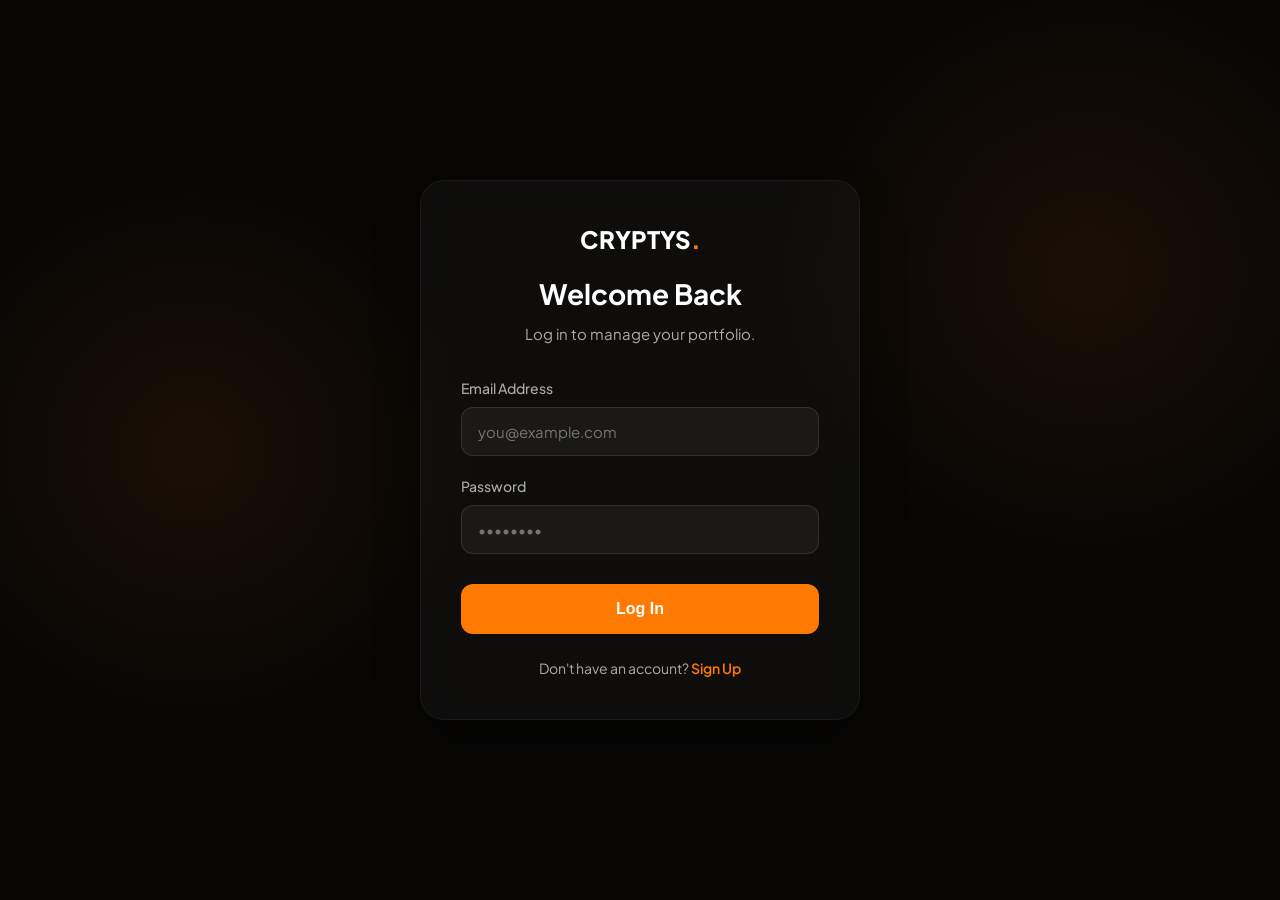
<file: client/login.html>
<!DOCTYPE html>
<html lang="en">
<head>
  <meta charset="UTF-8">
  <meta name="viewport" content="width=device-width, initial-scale=1.0">
  <title>CRYPTYS | Log In</title>
  <link href="https://fonts.googleapis.com/css2?family=Plus+Jakarta+Sans:wght@400;500;600;700;800&display=swap" rel="stylesheet">
  <link rel="stylesheet" href="style.css">
  <style>
    body {
      display: flex;
      align-items: center;
      justify-content: center;
      min-height: 100vh;
      background-color: var(--clr-bg-dark);
      background-image: 
        radial-gradient(circle at 15% 50%, rgba(255, 122, 0, 0.08), transparent 25%),
        radial-gradient(circle at 85% 30%, rgba(255, 122, 0, 0.08), transparent 25%);
    }
    .auth-container {
      width: 100%;
      max-width: 440px;
      padding: 40px;
      background: rgba(255, 255, 255, 0.03);
      border: 1px solid rgba(255, 255, 255, 0.05);
      border-radius: 24px;
      backdrop-filter: blur(20px);
      box-shadow: 0 25px 50px -12px rgba(0, 0, 0, 0.5);
    }
    .auth-header {
      text-align: center;
      margin-bottom: 32px;
    }
    .auth-logo {
      font-size: 24px;
      font-weight: 800;
      color: var(--clr-white);
      text-decoration: none;
      display: inline-block;
      margin-bottom: 16px;
    }
    .auth-logo span { color: var(--clr-accent-orange); }
    .auth-title {
      font-size: 28px;
      margin-bottom: 8px;
      color: var(--clr-text-primary);
    }
    .auth-subtitle {
      color: var(--clr-text-secondary);
      font-size: 15px;
    }
    .form-group {
      margin-bottom: 20px;
    }
    .form-label {
      display: block;
      margin-bottom: 8px;
      font-size: 14px;
      font-weight: 500;
      color: var(--clr-text-secondary);
    }
    .form-input {
      width: 100%;
      padding: 14px 16px;
      background: rgba(255, 255, 255, 0.05);
      border: 1px solid rgba(255, 255, 255, 0.1);
      border-radius: 12px;
      color: var(--clr-white);
      font-family: inherit;
      font-size: 15px;
      transition: border-color 0.3s, background 0.3s;
      box-sizing: border-box;
    }
    .form-input:focus {
      outline: none;
      border-color: var(--clr-accent-orange);
      background: rgba(255, 255, 255, 0.08);
    }
    .btn-submit {
      width: 100%;
      padding: 16px;
      background: var(--clr-accent-orange);
      color: var(--clr-white);
      border: none;
      border-radius: 12px;
      font-size: 16px;
      font-weight: 700;
      cursor: pointer;
      margin-top: 10px;
      transition: background 0.3s;
    }
    .btn-submit:hover {
      background: #e66000;
    }
    .btn-submit:disabled {
      background: #555;
      cursor: not-allowed;
    }
    .auth-footer {
      text-align: center;
      margin-top: 24px;
      font-size: 14px;
      color: var(--clr-text-secondary);
    }
    .auth-footer a {
      color: var(--clr-accent-orange);
      text-decoration: none;
      font-weight: 600;
    }
    .auth-footer a:hover { text-decoration: underline; }
    
    #error-msg {
      display: none;
      background: rgba(239, 68, 68, 0.1);
      color: #f87171;
      padding: 12px;
      border-radius: 8px;
      border: 1px solid rgba(239, 68, 68, 0.2);
      font-size: 14px;
      margin-bottom: 20px;
      text-align: center;
    }
  </style>
</head>
<body>

  <div class="auth-container">
    <div class="auth-header">
      <a href="index.html" class="auth-logo">CRYPTYS<span>.</span></a>
      <h1 class="auth-title">Welcome Back</h1>
      <p class="auth-subtitle">Log in to manage your portfolio.</p>
    </div>

    <div id="error-msg"></div>

    <form id="login-form">
      <div class="form-group">
        <label class="form-label">Email Address</label>
        <input type="email" id="email" class="form-input" placeholder="you@example.com" required>
      </div>
      
      <div class="form-group">
        <label class="form-label">Password</label>
        <input type="password" id="password" class="form-input" placeholder="••••••••" required>
      </div>
      
      <button type="submit" class="btn-submit" id="btn-submit">Log In</button>
    </form>

    <div class="auth-footer">
      Don't have an account? <a href="register.html">Sign Up</a>
    </div>
  </div>

  <script>
    document.getElementById('login-form').addEventListener('submit', async (e) => {
      e.preventDefault();
      
      const email = document.getElementById('email').value;
      const password = document.getElementById('password').value;
      const btn = document.getElementById('btn-submit');
      const errorBox = document.getElementById('error-msg');
      
      btn.disabled = true;
      btn.textContent = 'Logging in...';
      errorBox.style.display = 'none';

      try {
        const response = await fetch('../server/auth.php', {
          method: 'POST',
          headers: { 'Content-Type': 'application/json' },
          body: JSON.stringify({
            action: 'login',
            email: email,
            password: password
          })
        });

        const data = await response.json();
        
        if (data.success) {
          // Redirect to dashboard on successful login
          window.location.href = 'dashboard.html';
        } else {
          errorBox.textContent = data.message;
          errorBox.style.display = 'block';
          btn.disabled = false;
          btn.textContent = 'Log In';
        }
      } catch (err) {
        errorBox.textContent = 'Network error. Could not connect to server.';
        errorBox.style.display = 'block';
        btn.disabled = false;
        btn.textContent = 'Log In';
      }
    });
  </script>
</body>
</html>
</file>
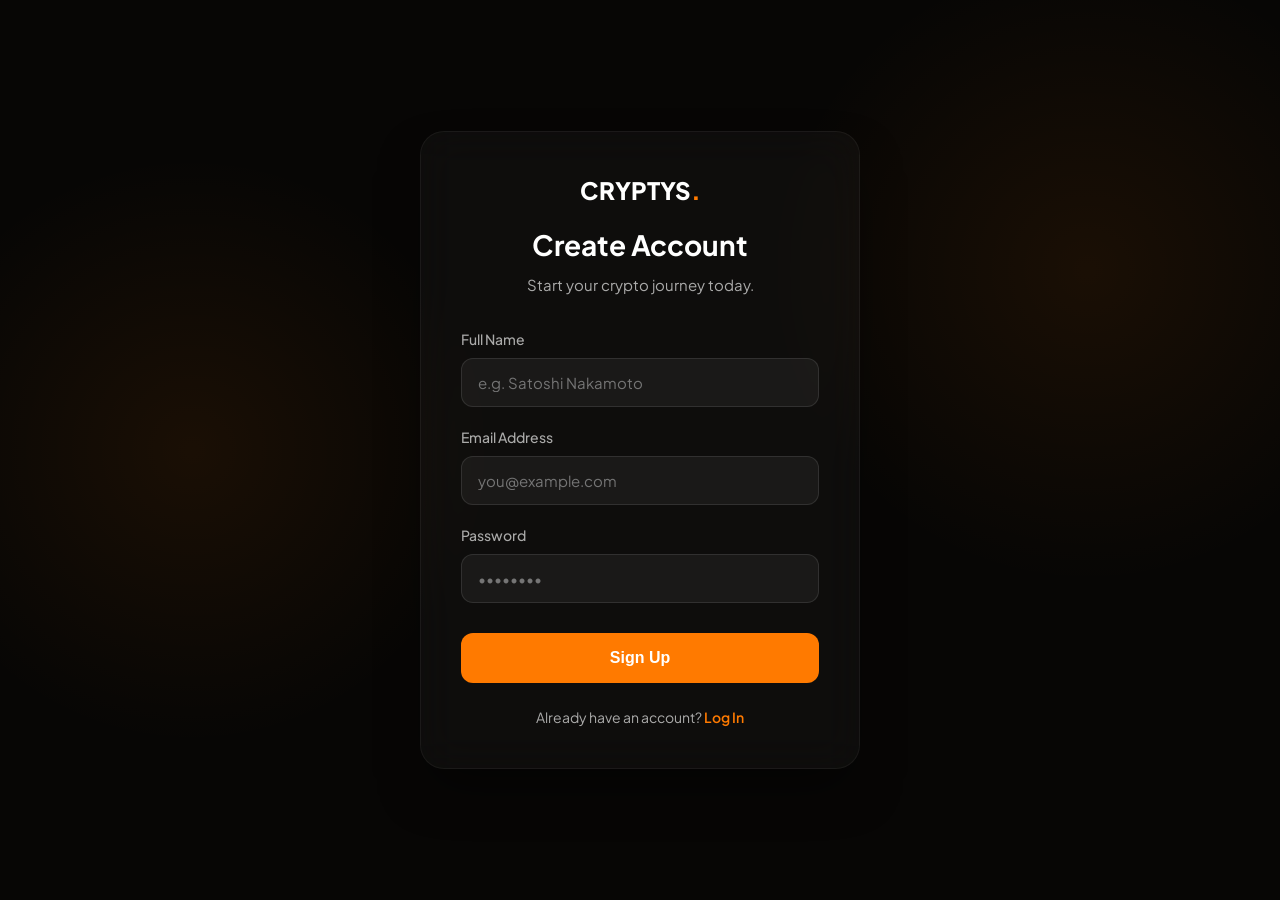
<file: client/register.html>
<!DOCTYPE html>
<html lang="en">
<head>
  <meta charset="UTF-8">
  <meta name="viewport" content="width=device-width, initial-scale=1.0">
  <title>CRYPTYS | Create Account</title>
  <link href="https://fonts.googleapis.com/css2?family=Plus+Jakarta+Sans:wght@400;500;600;700;800&display=swap" rel="stylesheet">
  <link rel="stylesheet" href="style.css">
  <style>
    body {
      display: flex;
      align-items: center;
      justify-content: center;
      min-height: 100vh;
      background-color: var(--clr-bg-dark);
      background-image: 
        radial-gradient(circle at 15% 50%, rgba(255, 122, 0, 0.08), transparent 25%),
        radial-gradient(circle at 85% 30%, rgba(255, 122, 0, 0.08), transparent 25%);
    }
    .auth-container {
      width: 100%;
      max-width: 440px;
      padding: 40px;
      background: rgba(255, 255, 255, 0.03);
      border: 1px solid rgba(255, 255, 255, 0.05);
      border-radius: 24px;
      backdrop-filter: blur(20px);
      box-shadow: 0 25px 50px -12px rgba(0, 0, 0, 0.5);
    }
    .auth-header {
      text-align: center;
      margin-bottom: 32px;
    }
    .auth-logo {
      font-size: 24px;
      font-weight: 800;
      color: var(--clr-white);
      text-decoration: none;
      display: inline-block;
      margin-bottom: 16px;
    }
    .auth-logo span { color: var(--clr-accent-orange); }
    .auth-title {
      font-size: 28px;
      margin-bottom: 8px;
      color: var(--clr-text-primary);
    }
    .auth-subtitle {
      color: var(--clr-text-secondary);
      font-size: 15px;
    }
    .form-group {
      margin-bottom: 20px;
    }
    .form-label {
      display: block;
      margin-bottom: 8px;
      font-size: 14px;
      font-weight: 500;
      color: var(--clr-text-secondary);
    }
    .form-input {
      width: 100%;
      padding: 14px 16px;
      background: rgba(255, 255, 255, 0.05);
      border: 1px solid rgba(255, 255, 255, 0.1);
      border-radius: 12px;
      color: var(--clr-white);
      font-family: inherit;
      font-size: 15px;
      transition: border-color 0.3s, background 0.3s;
      box-sizing: border-box;
    }
    .form-input:focus {
      outline: none;
      border-color: var(--clr-accent-orange);
      background: rgba(255, 255, 255, 0.08);
    }
    .btn-submit {
      width: 100%;
      padding: 16px;
      background: var(--clr-accent-orange);
      color: var(--clr-white);
      border: none;
      border-radius: 12px;
      font-size: 16px;
      font-weight: 700;
      cursor: pointer;
      margin-top: 10px;
      transition: background 0.3s;
    }
    .btn-submit:hover {
      background: #e66000;
    }
    .btn-submit:disabled {
      background: #555;
      cursor: not-allowed;
    }
    .auth-footer {
      text-align: center;
      margin-top: 24px;
      font-size: 14px;
      color: var(--clr-text-secondary);
    }
    .auth-footer a {
      color: var(--clr-accent-orange);
      text-decoration: none;
      font-weight: 600;
    }
    .auth-footer a:hover { text-decoration: underline; }
    
    #error-msg {
      display: none;
      background: rgba(239, 68, 68, 0.1);
      color: #f87171;
      padding: 12px;
      border-radius: 8px;
      border: 1px solid rgba(239, 68, 68, 0.2);
      font-size: 14px;
      margin-bottom: 20px;
      text-align: center;
    }
  </style>
</head>
<body>

  <div class="auth-container">
    <div class="auth-header">
      <a href="index.html" class="auth-logo">CRYPTYS<span>.</span></a>
      <h1 class="auth-title">Create Account</h1>
      <p class="auth-subtitle">Start your crypto journey today.</p>
    </div>

    <div id="error-msg"></div>

    <form id="register-form">
      <div class="form-group">
        <label class="form-label">Full Name</label>
        <input type="text" id="fullName" class="form-input" placeholder="e.g. Satoshi Nakamoto" required>
      </div>
      
      <div class="form-group">
        <label class="form-label">Email Address</label>
        <input type="email" id="email" class="form-input" placeholder="you@example.com" required>
      </div>
      
      <div class="form-group">
        <label class="form-label">Password</label>
        <input type="password" id="password" class="form-input" placeholder="••••••••" required>
      </div>
      
      <button type="submit" class="btn-submit" id="btn-submit">Sign Up</button>
    </form>

    <div class="auth-footer">
      Already have an account? <a href="login.html">Log In</a>
    </div>
  </div>

  <script>
    document.getElementById('register-form').addEventListener('submit', async (e) => {
      e.preventDefault();
      
      const fullName = document.getElementById('fullName').value;
      const email = document.getElementById('email').value;
      const password = document.getElementById('password').value;
      const btn = document.getElementById('btn-submit');
      const errorBox = document.getElementById('error-msg');
      
      btn.disabled = true;
      btn.textContent = 'Creating account...';
      errorBox.style.display = 'none';

      try {
        const response = await fetch('../server/auth.php', {
          method: 'POST',
          headers: { 'Content-Type': 'application/json' },
          body: JSON.stringify({
            action: 'register',
            full_name: fullName,
            email: email,
            password: password
          })
        });

        const data = await response.json();
        
        if (data.success) {
          // Redirect to dashboard on successful registration
          window.location.href = 'dashboard.html';
        } else {
          errorBox.textContent = data.message;
          errorBox.style.display = 'block';
          btn.disabled = false;
          btn.textContent = 'Sign Up';
        }
      } catch (err) {
        errorBox.textContent = 'Network error. Could not connect to server.';
        errorBox.style.display = 'block';
        btn.disabled = false;
        btn.textContent = 'Sign Up';
      }
    });
  </script>
</body>
</html>
</file>
<file: client/style.css>
/* ==========================================================================
   Design System & Variables
   ========================================================================== */
:root {
  /* Typography */
  --font-primary: 'Plus Jakarta Sans', -apple-system, BlinkMacSystemFont, 'Segoe UI', Roboto, sans-serif;
  
  /* Color Palette */
  --clr-bg-dark: #070605;
  --clr-bg-gradient-start: #14110e;
  --clr-bg-gradient-end: #030302;
  
  /* Accent Orange - Vibrant & Modern */
  --clr-accent-orange: #FF7A00;
  --clr-accent-orange-glow: rgba(255, 122, 0, 0.15);
  --clr-accent-orange-hover: #FF9533;
  
  /* Neutral Colors */
  --clr-white: #FFFFFF;
  --clr-text-primary: #FFFFFF;
  --clr-text-secondary: rgba(255, 255, 255, 0.65);
  
  /* UI Elements */
  --clr-glass-bg: rgba(255, 255, 255, 0.08);
  --clr-glass-border: rgba(255, 255, 255, 0.12);
  --clr-glass-hover: rgba(255, 255, 255, 0.14);
  
  /* Layout */
  --max-width: 1200px;
  --transition-smooth: all 0.4s cubic-bezier(0.16, 1, 0.3, 1);
  --transition-fast: all 0.2s ease;
}

/* ==========================================================================
   Reset & Base Styles
   ========================================================================== */
* {
  margin: 0;
  padding: 0;
  box-sizing: border-box;
  -webkit-font-smoothing: antialiased;
  -moz-osx-font-smoothing: grayscale;
}

html, body {
  max-width: 100vw;
  overflow-x: hidden;
  background-color: var(--clr-bg-dark);
}

body {
  font-family: var(--font-primary);
  /* Rich, warm radial gradient to match the mockup's background ambiance */
  background-image: radial-gradient(
    circle at 75% 45%,
    var(--clr-bg-gradient-start) 0%,
    var(--clr-bg-gradient-end) 65%
  );
  background-attachment: fixed;
  color: var(--clr-text-primary);
  min-height: 100vh;
  line-height: 1.5;
}

/* ==========================================================================
   Header Navbar Layout
   ========================================================================== */
.header-container {
  display: flex;
  align-items: center;
  justify-content: space-between;
  width: 100%;
  max-width: var(--max-width);
  margin: 0 auto;
  padding: 36px 24px 10px;
  position: absolute;
  top: 0;
  left: 50%;
  transform: translateX(-50%);
  z-index: 100;
}

.logo-link {
  font-size: 1.55rem;
  font-weight: 800;
  color: var(--clr-white);
  text-decoration: none;
  letter-spacing: 0.05em;
  transition: var(--transition-fast);
}

.logo-link:hover {
  opacity: 0.9;
}

.nav-links {
  display: flex;
  align-items: center;
  gap: 32px;
}

.nav-item {
  font-size: 0.94rem;
  font-weight: 500;
  color: rgba(255, 255, 255, 0.7);
  text-decoration: none;
  transition: var(--transition-fast);
}

.nav-item:hover {
  color: var(--clr-white);
}

.btn-explore {
  display: inline-block;
  background-color: var(--clr-accent-orange);
  color: var(--clr-white);
  font-size: 0.92rem;
  font-weight: 600;
  padding: 10px 22px;
  border-radius: 100px;
  text-decoration: none;
  transition: var(--transition-smooth);
  box-shadow: 0 4px 15px rgba(255, 122, 0, 0.2);
}

.btn-explore:hover {
  background-color: var(--clr-accent-orange-hover);
  box-shadow: 0 6px 20px rgba(255, 122, 0, 0.4);
  transform: translateY(-1px);
}

.btn-explore:active {
  transform: translateY(0);
}

@media (max-width: 768px) {
  .nav-links {
    display: none;
  }
  .header-container {
    padding: 24px 16px 10px;
  }
  .logo-link {
    font-size: 1.35rem;
  }
  .btn-explore {
    padding: 8px 18px;
    font-size: 0.85rem;
  }
}

/* ==========================================================================
   Hero Section Layout
   ========================================================================== */
.hero-section {
  display: flex;
  align-items: center;
  justify-content: center;
  min-height: 100vh;
  width: 100%;
  position: relative;
}

.hero-container {
  display: grid;
  grid-template-columns: 0.95fr 1.05fr; /* Give slightly more room to the visual showpiece */
  gap: 40px;
  align-items: center;
  width: 100%;
  max-width: var(--max-width);
  margin: 0 auto;
  padding: 140px 24px 80px; /* Increased top padding to accommodate the absolute header */
}

/* ==========================================================================
   Left Column: Content
   ========================================================================== */
.hero-content {
  display: flex;
  flex-direction: column;
  align-items: flex-start;
  z-index: 10;
}

/* Headline */
.hero-title {
  font-size: clamp(2.5rem, 4.5vw, 4.4rem);
  font-weight: 800;
  line-height: 1.15;
  letter-spacing: -0.02em;
  margin-bottom: 32px;
}

.accent-orange {
  color: var(--clr-accent-orange);
  /* Premium subtle gradient on orange text */
  background: linear-gradient(135deg, #FF8A00 0%, #FF5C00 100%);
  -webkit-background-clip: text;
  -webkit-text-fill-color: transparent;
  display: inline-block;
}

/* Social Proof (Avatar Group & Stats) */
.social-proof-container {
  display: flex;
  align-items: center;
  gap: 16px;
  margin-bottom: 48px;
}

.avatar-group {
  display: flex;
  align-items: center;
}

.avatar-img {
  width: 48px;
  height: 48px;
  border-radius: 50%;
  object-fit: cover;
  border: 3.5px solid #0c0b0a; /* Bold border matching background for clean overlap */
  box-shadow: 0 4px 10px rgba(0, 0, 0, 0.4);
  margin-left: -15px; /* Overlap effect */
  transition: var(--transition-smooth);
}

.avatar-img:first-child {
  margin-left: 0;
}

/* Hover micro-animation for avatars */
.avatar-group:hover .avatar-img {
  transform: translateX(-4px);
}

.avatar-group:hover .avatar-img:hover {
  transform: scale(1.12) translateY(-4px);
  z-index: 5;
}

.stats-text {
  display: flex;
  flex-direction: column;
  justify-content: center;
}

.stats-number {
  font-size: 1.35rem;
  font-weight: 700;
  color: var(--clr-white);
  letter-spacing: -0.01em;
  line-height: 1.2;
}

.stats-label {
  font-size: 0.88rem;
  font-weight: 500;
  color: var(--clr-text-secondary);
}

/* CTA Download Button */
.btn-download {
  display: inline-flex;
  align-items: center;
  gap: 12px;
  background-color: var(--clr-glass-bg);
  border: 1.5px solid var(--clr-glass-border);
  color: var(--clr-white);
  text-decoration: none;
  font-size: 1.05rem;
  font-weight: 600;
  padding: 16px 32px;
  border-radius: 100px;
  backdrop-filter: blur(16px);
  -webkit-backdrop-filter: blur(16px);
  box-shadow: 0 4px 30px rgba(0, 0, 0, 0.2);
  transition: var(--transition-smooth);
}

.btn-arrow {
  color: var(--clr-accent-orange);
  font-size: 1.2rem;
  font-weight: 700;
  transition: var(--transition-smooth);
  display: inline-block;
}

/* CTA Hover States */
.btn-download:hover {
  background-color: var(--clr-glass-hover);
  border-color: rgba(255, 255, 255, 0.25);
  box-shadow: 0 8px 32px var(--clr-accent-orange-glow), 0 4px 15px rgba(0,0,0,0.3);
  transform: translateY(-2px);
}

.btn-download:hover .btn-arrow {
  transform: translate(3px, -3px);
  color: var(--clr-accent-orange-hover);
}

.btn-download:active {
  transform: translateY(0);
}

/* ==========================================================================
   Right Column: Visual Showcase (Phone & Glow)
   ========================================================================== */
.hero-visual {
  display: flex;
  align-items: center;
  justify-content: center;
  width: 100%;
}

.visual-wrapper {
  position: relative;
  width: 100%;
  max-width: 660px; /* Increased width to make the phones prominent */
  display: flex;
  align-items: center;
  justify-content: center;
}

/* Glow Background Layer - Coded entirely in CSS to resolve black background issue */
.glow-bg-css {
  position: absolute;
  top: 50%;
  left: 32%; /* Positioned perfectly behind the leftmost (primary) phone screen */
  transform: translate(-50%, -50%);
  width: 550px;
  height: 550px;
  background: radial-gradient(
    circle,
    rgba(255, 122, 0, 0.42) 0%,
    rgba(255, 92, 0, 0.15) 35%,
    rgba(255, 50, 0, 0.03) 65%,
    rgba(0, 0, 0, 0) 80%
  );
  border-radius: 50%;
  filter: blur(35px);
  pointer-events: none;
  z-index: 1;
  transition: var(--transition-smooth);
}

/* Phone Mockup Foreground Layer */
.phone-layer {
  position: relative;
  width: 155%; /* Massive phone sizing to match the mockup */
  max-width: none;
  height: auto;
  object-fit: contain;
  z-index: 2;
  filter: drop-shadow(0 25px 50px rgba(0, 0, 0, 0.6));
  transition: var(--transition-smooth);
  margin-left: -32%; /* Pull left to cancel the large transparent padding on the left of phone.png */
  margin-right: -23%; /* Allow it to blend naturally on the right */
}

/* Showcase Hover Effects */
.visual-wrapper:hover .phone-layer {
  transform: scale(1.025) rotate(-0.5deg);
  filter: drop-shadow(0 35px 60px rgba(0, 0, 0, 0.8));
}

.visual-wrapper:hover .glow-bg-css {
  opacity: 1.0;
  transform: translate(-50%, -50%) scale(1.1);
  background: radial-gradient(
    circle,
    rgba(255, 122, 0, 0.52) 0%,
    rgba(255, 92, 0, 0.20) 35%,
    rgba(255, 50, 0, 0.05) 65%,
    rgba(0, 0, 0, 0) 80%
  );
}

/* Float Keyframe Animation */
@keyframes float {
  0% {
    transform: translateY(0px) rotate(0deg);
  }
  50% {
    transform: translateY(-10px) rotate(0.5deg);
  }
  100% {
    transform: translateY(0px) rotate(0deg);
  }
}

/* ==========================================================================
   Powerful Integrations Section
   ========================================================================== */
.integrations-section {
  width: 100%;
  max-width: var(--max-width);
  margin: 0 auto;
  padding: 100px 24px 140px;
  position: relative;
  z-index: 10;
  display: flex;
  justify-content: center;
}

.integrations-wrapper {
  width: 100%;
  display: flex;
  flex-direction: column;
  align-items: center;
  text-align: center;
}

.integrations-title {
  font-size: clamp(2.0rem, 3.5vw, 3.2rem);
  font-weight: 800;
  color: var(--clr-white);
  margin-bottom: 20px;
  letter-spacing: -0.01em;
}

.integrations-subtitle {
  font-size: clamp(0.95rem, 1.2vw, 1.1rem);
  color: var(--clr-text-muted);
  max-width: 720px;
  line-height: 1.6;
  margin-bottom: 70px;
  font-weight: 400;
}

.integrations-grid {
  display: grid;
  grid-template-columns: repeat(4, 1fr);
  gap: 28px;
  width: 100%;
}

/* Card Design */
.integration-card {
  position: relative;
  background: linear-gradient(135deg, rgba(255, 255, 255, 0.04) 0%, rgba(255, 255, 255, 0.01) 100%);
  border: 1px solid rgba(255, 255, 255, 0.05);
  border-top: 2px solid var(--clr-accent-orange);
  border-left: 2px solid var(--clr-accent-orange);
  border-radius: 28px;
  padding: 44px 24px;
  display: flex;
  flex-direction: column;
  align-items: center;
  justify-content: center;
  gap: 12px;
  transition: transform var(--transition-smooth), box-shadow var(--transition-smooth), border-color var(--transition-smooth), background-color var(--transition-smooth);
  backdrop-filter: blur(10px);
  -webkit-backdrop-filter: blur(10px);
}

.integration-card .card-number {
  font-size: clamp(2.4rem, 4vw, 3.5rem);
  font-weight: 800;
  color: var(--clr-accent-orange);
  line-height: 1.1;
  letter-spacing: -0.02em;
}

.integration-card .card-label {
  font-size: clamp(0.92rem, 1.1vw, 1.05rem);
  font-weight: 600;
  color: var(--clr-white);
  letter-spacing: 0.02em;
}

/* Featured Orange Card Styles */
.integration-card.featured {
  background: var(--clr-accent-orange);
  border: 1px solid var(--clr-accent-orange);
  box-shadow: 0 10px 30px rgba(255, 122, 0, 0.25);
}

.integration-card.featured .card-number {
  color: #0c0a09; /* Dark text matching mockup */
}

.integration-card.featured .card-label {
  color: #0c0a09; /* Dark text matching mockup */
}

/* Card Hover Micro-Interactions */
.integration-card:not(.featured):hover {
  transform: translateY(-6px);
  border-color: rgba(255, 122, 0, 0.6);
  box-shadow: 0 15px 35px rgba(255, 122, 0, 0.1);
}

.integration-card.featured:hover {
  transform: translateY(-6px);
  background-color: var(--clr-accent-orange-hover);
  box-shadow: 0 20px 45px rgba(255, 122, 0, 0.45);
}

/* ==========================================================================
   Alternating Features Section
   ========================================================================== */
.features-section {
  width: 100%;
  max-width: var(--max-width);
  margin: 0 auto;
  padding: 80px 24px 100px;
  position: relative;
  z-index: 10;
}

.features-wrapper {
  width: 100%;
  display: flex;
  flex-direction: column;
  gap: 120px; /* Nice separation between the two alternating rows */
}

.feature-row {
  display: grid;
  grid-template-columns: 1.05fr 0.95fr;
  gap: 80px;
  align-items: center;
  width: 100%;
}

.feature-row.right-phone-row {
  grid-template-columns: 0.95fr 1.05fr;
}

/* Visual Column */
.feature-visual {
  position: relative;
  width: 100%;
  display: flex;
  align-items: center;
  justify-content: center;
}

.feature-phone-img {
  position: relative;
  width: 105%;
  height: auto;
  object-fit: contain;
  z-index: 2;
  filter: drop-shadow(0 20px 40px rgba(0, 0, 0, 0.55));
  transition: transform var(--transition-smooth), filter var(--transition-smooth);
}

/* Glow Background behind feature phones */
.feature-glow-bg {
  position: absolute;
  top: 50%;
  left: 50%;
  transform: translate(-50%, -50%);
  width: 480px;
  height: 480px;
  background: radial-gradient(
    circle,
    rgba(255, 122, 0, 0.20) 0%,
    rgba(255, 92, 0, 0.07) 35%,
    rgba(0, 0, 0, 0) 70%
  );
  border-radius: 50%;
  filter: blur(80px);
  pointer-events: none;
  z-index: 1;
  transition: transform var(--transition-smooth), background var(--transition-smooth);
}

/* Content Column */
.feature-content {
  display: flex;
  flex-direction: column;
  align-items: flex-start;
  z-index: 10;
}

.feature-title {
  font-size: clamp(2.0rem, 3.2vw, 2.7rem);
  font-weight: 800;
  color: var(--clr-white);
  line-height: 1.25;
  letter-spacing: -0.015em;
  margin-bottom: 44px;
}

.feature-sub-grid {
  display: grid;
  grid-template-columns: 1fr 1fr;
  gap: 32px;
  margin-bottom: 44px;
  width: 100%;
}

.feature-sub-item {
  display: flex;
  flex-direction: column;
  align-items: flex-start;
  gap: 12px;
}

.feature-icon-wrapper {
  display: flex;
  align-items: center;
  justify-content: center;
  width: 52px;
  height: 52px;
  background: rgba(255, 122, 0, 0.08);
  border-radius: 14px;
  border: 1px solid rgba(255, 122, 0, 0.15);
  margin-bottom: 4px;
}

.feature-icon-wrapper svg {
  transition: transform var(--transition-smooth);
}

.feature-sub-title {
  font-size: 1.15rem;
  font-weight: 700;
  color: var(--clr-white);
  letter-spacing: 0.01em;
}

.feature-sub-desc {
  font-size: 0.94rem;
  color: var(--clr-text-muted);
  line-height: 1.5;
}

/* Hover transitions */
.feature-visual:hover .feature-phone-img {
  transform: scale(1.025) translateY(-5px);
  filter: drop-shadow(0 30px 60px rgba(0, 0, 0, 0.7));
}

.feature-visual:hover .feature-glow-bg {
  transform: translate(-50%, -50%) scale(1.08);
  background: radial-gradient(
    circle,
    rgba(255, 122, 0, 0.28) 0%,
    rgba(255, 92, 0, 0.11) 35%,
    rgba(0, 0, 0, 0) 70%
  );
}

.feature-sub-item:hover .feature-icon-wrapper svg {
  transform: scale(1.1) rotate(2deg);
}

/* Custom Offsets for Left Phone (tilted right, artwork on left of canvas) */
#img-left-phone {
  width: 190%;
  max-width: none;
  margin-right: -100%;
  margin-left: -5%;
  transform: translate(0, 0);
}

#glow-left-phone {
  left: 28%; /* Centered behind the phone artwork on the left of canvas */
}

/* Custom Offsets for Right Phone (tilted left, artwork on right of canvas) */
#img-right-phone {
  width: 190%;
  max-width: none;
  margin-left: -100%;
  margin-right: -5%;
  transform: translate(0, 0);
}

#glow-right-phone {
  left: 72%; /* Centered behind the phone artwork on the right of canvas */
}

/* ==========================================================================
   Works REALLY Everywhere Section
   ========================================================================== */
.everywhere-section {
  width: 100%;
  max-width: var(--max-width);
  margin: 0 auto;
  padding: 100px 24px 120px;
  position: relative;
  z-index: 10;
}

.everywhere-wrapper {
  width: 100%;
  display: flex;
  flex-direction: column;
  align-items: center;
  text-align: center;
}

.everywhere-tagline {
  font-size: 0.95rem;
  font-weight: 700;
  text-transform: uppercase;
  color: var(--clr-accent-orange);
  letter-spacing: 0.15em;
  margin-bottom: 20px;
}

.everywhere-title {
  font-size: clamp(2.0rem, 3.5vw, 3.1rem);
  font-weight: 800;
  color: var(--clr-white);
  line-height: 1.25;
  letter-spacing: -0.015em;
  max-width: 860px;
  margin-bottom: 24px;
}

.everywhere-desc {
  font-size: clamp(0.95rem, 1.2vw, 1.1rem);
  color: var(--clr-text-muted);
  max-width: 720px;
  line-height: 1.6;
  margin-bottom: 24px;
  font-weight: 400;
}

/* Visual Coins Showcase */
.everywhere-visual {
  position: relative;
  width: 100%;
  max-width: 660px;
  aspect-ratio: 1 / 1;
  display: flex;
  align-items: center;
  justify-content: center;
  margin-bottom: 48px;
}

.everywhere-coins-img {
  position: relative;
  width: 100%;
  height: 100%;
  object-fit: contain;
  z-index: 2;
  filter: drop-shadow(0 15px 30px rgba(0, 0, 0, 0.45));
  animation: coinsFloat 5s ease-in-out infinite;
}

/* Orange Glow Background behind coins */
.everywhere-glow-bg {
  position: absolute;
  top: 50%;
  left: 50%;
  transform: translate(-50%, -50%);
  width: 120%;
  height: 120%;
  background: radial-gradient(
    circle,
    rgba(255, 122, 0, 0.35) 0%,
    rgba(255, 92, 0, 0.16) 45%,
    rgba(0, 0, 0, 0) 75%
  );
  border-radius: 50%;
  filter: blur(110px);
  pointer-events: none;
  z-index: 1;
}

/* Coin Badges Bar */
.everywhere-badges-bar {
  display: flex;
  gap: 36px;
  justify-content: center;
  align-items: center;
  width: 100%;
  margin-bottom: 40px;
  flex-wrap: wrap;
}

.everywhere-badge {
  display: flex;
  flex-direction: column;
  align-items: center;
  gap: 12px;
  transition: transform var(--transition-smooth);
}

.badge-logo-container {
  display: flex;
  align-items: center;
  justify-content: center;
  width: 58px;
  height: 58px;
  background: rgba(255, 255, 255, 0.03);
  border: 1px solid rgba(255, 255, 255, 0.06);
  border-radius: 16px;
  box-shadow: 0 4px 15px rgba(0, 0, 0, 0.25);
  backdrop-filter: blur(10px);
  -webkit-backdrop-filter: blur(10px);
  transition: background var(--transition-smooth), border-color var(--transition-smooth), box-shadow var(--transition-smooth);
}

.badge-logo-container svg {
  width: 24px;
  height: 24px;
  transition: transform var(--transition-smooth);
}

.badge-label {
  font-size: 0.85rem;
  font-weight: 700;
  color: var(--clr-white);
  letter-spacing: 0.05em;
}

/* Badges Hover Interactions */
.everywhere-badge:hover {
  transform: translateY(-6px);
}

.everywhere-badge:hover .badge-logo-container {
  background: rgba(255, 122, 0, 0.08);
  border-color: rgba(255, 122, 0, 0.25);
  box-shadow: 0 8px 25px rgba(255, 122, 0, 0.15);
}

.everywhere-badge:hover .badge-logo-container svg {
  transform: scale(1.15) rotate(2deg);
}

/* Footer Subtext */
.everywhere-footer-subtext {
  font-size: 0.88rem;
  color: var(--clr-text-muted);
  max-width: 600px;
  line-height: 1.5;
  margin-top: 10px;
}

/* Float Keyframe for Coins */
@keyframes coinsFloat {
  0% {
    transform: translateY(0);
  }
  50% {
    transform: translateY(-10px);
  }
  100% {
    transform: translateY(0);
  }
}

/* ==========================================================================
   Footer Section
   ========================================================================== */
.footer-section {
  width: 100%;
  position: relative;
  background-color: #070708;
  padding: 100px 24px 40px;
  overflow: hidden;
  border-radius: 48px 48px 0 0;
  border: 1px solid rgba(255, 255, 255, 0.04);
  border-bottom: none;
}

.footer-glow-bg {
  position: absolute;
  bottom: -200px;
  left: -200px;
  width: 500px;
  height: 500px;
  background: radial-gradient(
    circle,
    rgba(255, 122, 0, 0.18) 0%,
    rgba(255, 92, 0, 0.05) 40%,
    rgba(0, 0, 0, 0) 70%
  );
  filter: blur(90px);
  pointer-events: none;
  z-index: 1;
}

.footer-container {
  width: 100%;
  max-width: var(--max-width);
  margin: 0 auto;
  display: grid;
  grid-template-columns: 1.5fr 0.9fr 0.9fr 0.9fr 1.6fr;
  gap: 48px;
  position: relative;
  z-index: 2;
}

.footer-column {
  display: flex;
  flex-direction: column;
  align-items: flex-start;
}

.footer-logo {
  font-size: 1.6rem;
  font-weight: 800;
  color: var(--clr-white);
  letter-spacing: -0.02em;
  margin-bottom: 20px;
}

.footer-logo span {
  color: var(--clr-accent-orange);
}

.brand-desc {
  font-size: 0.92rem;
  color: var(--clr-text-muted);
  line-height: 1.6;
  max-width: 280px;
}

.footer-col-title {
  font-size: 1.05rem;
  font-weight: 700;
  color: var(--clr-white);
  letter-spacing: 0.02em;
  margin-bottom: 24px;
}

.footer-links {
  display: flex;
  flex-direction: column;
  gap: 12px;
  list-style: none;
  padding: 0;
  margin: 0;
}

.footer-links a {
  font-size: 0.92rem;
  color: var(--clr-text-muted);
  transition: color var(--transition-smooth);
}

.footer-links a:hover {
  color: var(--clr-accent-orange);
}

.newsletter-desc {
  font-size: 0.92rem;
  color: var(--clr-text-muted);
  line-height: 1.5;
  margin-bottom: 20px;
  max-width: 320px;
}

.newsletter-form {
  display: flex;
  width: 100%;
  max-width: 360px;
  gap: 10px;
}

.newsletter-input {
  flex: 1;
  padding: 14px 18px;
  background: rgba(255, 255, 255, 0.02);
  border: 1px solid rgba(255, 255, 255, 0.06);
  border-radius: 12px;
  color: var(--clr-white);
  font-size: 0.92rem;
  transition: border-color var(--transition-smooth), background-color var(--transition-smooth);
}

.newsletter-input:focus {
  outline: none;
  border-color: var(--clr-accent-orange);
  background: rgba(255, 255, 255, 0.04);
}

.newsletter-btn {
  padding: 14px 24px;
  background: var(--clr-accent-orange);
  border: none;
  border-radius: 12px;
  color: var(--clr-white);
  font-weight: 700;
  font-size: 0.92rem;
  cursor: pointer;
  transition: background var(--transition-smooth), transform var(--transition-smooth), box-shadow var(--transition-smooth);
}

.newsletter-btn:hover {
  background: var(--clr-accent-orange-hover);
  box-shadow: 0 5px 15px rgba(255, 122, 0, 0.35);
}

.newsletter-btn:active {
  transform: scale(0.98);
}

/* Footer Bottom Bar */
.footer-bottom {
  width: 100%;
  border-top: 1px solid rgba(255, 255, 255, 0.04);
  margin-top: 80px;
  padding-top: 40px;
  position: relative;
  z-index: 2;
}

.footer-bottom-container {
  width: 100%;
  max-width: var(--max-width);
  margin: 0 auto;
  display: flex;
  justify-content: space-between;
  align-items: flex-start;
  gap: 40px;
}

.footer-socials {
  display: flex;
  gap: 16px;
}

.social-circle {
  display: flex;
  align-items: center;
  justify-content: center;
  width: 42px;
  height: 42px;
  background: rgba(255, 255, 255, 0.03);
  border: 1px solid rgba(255, 255, 255, 0.06);
  border-radius: 50%;
  color: var(--clr-text-muted);
  transition: background var(--transition-smooth), border-color var(--transition-smooth), color var(--transition-smooth), transform var(--transition-smooth);
}

.social-circle:hover {
  background: var(--clr-accent-orange);
  border-color: var(--clr-accent-orange);
  color: var(--clr-white);
  transform: translateY(-3px);
}

.footer-copyright-group {
  display: flex;
  flex-direction: column;
  align-items: flex-end;
  text-align: right;
  max-width: 600px;
}

.footer-copyright {
  font-size: 0.88rem;
  color: var(--clr-text-muted);
  margin-bottom: 8px;
}

.footer-disclaimer {
  font-size: 0.78rem;
  color: rgba(255, 255, 255, 0.25);
  line-height: 1.4;
}

/* ==========================================================================
   Responsive Styles & Media Queries
   ========================================================================== */

/* Tablet & Smaller Screens */
@media (max-width: 992px) {
  .hero-container {
    grid-template-columns: 1fr;
    gap: 60px;
    padding: 80px 24px 60px;
    text-align: center;
    justify-items: center;
  }

  .hero-content {
    align-items: center;
  }
  
  .hero-title {
    margin-bottom: 24px;
  }

  .social-proof-container {
    flex-direction: column;
    gap: 16px;
    margin-bottom: 36px;
  }

  .avatar-group {
    justify-content: center;
  }

  .stats-text {
    align-items: center;
  }

  .visual-wrapper {
    max-width: 480px;
  }
  
  .phone-layer {
    width: 120%;
    margin-left: -10%;
    margin-right: -10%;
  }

  .glow-bg-css {
    width: 400px;
    height: 400px;
    left: 45%;
  }

  .integrations-section {
    padding: 80px 24px 100px;
  }

  .integrations-subtitle {
    margin-bottom: 50px;
  }

  .integrations-grid {
    grid-template-columns: repeat(2, 1fr);
    gap: 20px;
  }

  /* Features Tablet Styles */
  .features-section {
    padding: 60px 24px;
  }

  .features-wrapper {
    gap: 80px;
  }

  .feature-row {
    grid-template-columns: 1fr !important;
    gap: 48px;
    text-align: center;
  }

  .feature-row.right-phone-row .feature-content {
    order: 2; /* Display phone on top */
  }

  .feature-row.right-phone-row .feature-visual {
    order: 1; /* Display phone on top */
  }

  .feature-content {
    align-items: center;
  }

  .feature-title {
    margin-bottom: 32px;
  }

  .feature-sub-item {
    align-items: center;
    text-align: center;
  }

  .feature-glow-bg {
    width: 380px;
    height: 380px;
  }

  #img-left-phone {
    width: 140%;
    margin-left: 0;
    margin-right: 0;
    transform: translateX(18%);
  }

  #glow-left-phone {
    left: 50%;
  }

  #img-right-phone {
    width: 140%;
    margin-left: 0;
    margin-right: 0;
    transform: translateX(-18%);
  }

  #glow-right-phone {
    left: 50%;
  }

  /* Everywhere Section Tablet Overrides */
  .everywhere-section {
    padding: 80px 24px;
  }

  .everywhere-desc {
    margin-bottom: 16px;
  }

  .everywhere-visual {
    margin-bottom: 32px;
  }

  .everywhere-badges-bar {
    gap: 28px;
  }

  /* Footer Tablet Overrides */
  .footer-container {
    grid-template-columns: repeat(3, 1fr);
    gap: 40px;
  }

  .brand-column,
  .newsletter-column {
    grid-column: span 3;
  }

  .brand-desc,
  .newsletter-desc {
    max-width: 100%;
  }

  .footer-bottom-container {
    gap: 24px;
  }
}

/* Mobile Screens */
@media (max-width: 576px) {
  .hero-container {
    padding: 60px 16px 40px;
    gap: 40px;
  }

  .hero-title {
    font-size: 2.35rem;
    line-height: 1.25;
  }

  .avatar-img {
    width: 44px;
    height: 44px;
    border-width: 3px;
  }

  .stats-number {
    font-size: 1.2rem;
  }

  .stats-label {
    font-size: 0.8rem;
  }

  .btn-download {
    padding: 14px 28px;
    font-size: 0.98rem;
  }

  .visual-wrapper {
    max-width: 100%;
    width: 90%;
  }

  .phone-layer {
    width: 130%;
    margin-left: -15%;
    margin-right: -15%;
  }

  .glow-bg-css {
    width: 320px;
    height: 320px;
    left: 42%;
  }

  .integrations-section {
    padding: 60px 16px 80px;
  }

  .integrations-subtitle {
    margin-bottom: 40px;
  }

  .integrations-grid {
    grid-template-columns: 1fr;
    gap: 16px;
  }

  .integration-card {
    padding: 36px 20px;
  }

  /* Features Mobile Styles */
  .features-section {
    padding: 40px 16px;
  }

  .feature-row {
    gap: 36px;
  }

  .feature-glow-bg {
    width: 280px;
    height: 280px;
  }

  .feature-sub-grid {
    grid-template-columns: 1fr;
    gap: 24px;
    margin-bottom: 32px;
  }

  #img-left-phone {
    width: 155%;
    transform: translateX(20%);
  }

  #glow-left-phone {
    left: 50%;
  }

  #img-right-phone {
    width: 155%;
    transform: translateX(-20%);
  }

  #glow-right-phone {
    left: 50%;
  }

  /* Everywhere Section Mobile Overrides */
  .everywhere-section {
    padding: 60px 16px;
  }

  .everywhere-visual {
    max-width: 320px;
    margin-bottom: 24px;
  }

  .everywhere-glow-bg {
    filter: blur(50px);
  }

  .everywhere-badges-bar {
    gap: 20px;
  }

  .badge-logo-container {
    width: 52px;
    height: 52px;
    border-radius: 14px;
  }

  .badge-logo-container svg {
    width: 20px;
    height: 20px;
  }

  /* Footer Mobile Overrides */
  .footer-section {
    padding: 60px 16px 30px;
    border-radius: 32px 32px 0 0;
  }

  .footer-container {
    grid-template-columns: 1fr;
    gap: 32px;
  }

  .brand-column,
  .links-column,
  .newsletter-column {
    grid-column: span 1;
    align-items: center;
    text-align: center;
  }

  .footer-links {
    align-items: center;
  }

  .newsletter-form {
    flex-direction: column;
    width: 100%;
  }

  .footer-bottom-container {
    flex-direction: column;
    align-items: center;
    text-align: center;
    gap: 24px;
  }

  .footer-copyright-group {
    align-items: center;
    text-align: center;
  }
}

/* ==========================================================================
   Mobile Navigation Overlay
   ========================================================================== */

.landing-mobile-btn {
  display: none;
  background: transparent;
  border: none;
  color: var(--clr-text-primary);
  cursor: pointer;
  padding: 8px;
  margin-left: 12px;
}

@media (max-width: 768px) {
  .landing-mobile-btn {
    display: flex;
    align-items: center;
    justify-content: center;
  }
  
  #header-cta-btn .btn-explore {
    display: none; /* Hide explore button on mobile header to save space */
  }
}

.mobile-nav-overlay {
  position: fixed;
  top: 0;
  left: 0;
  width: 100vw;
  height: 100vh;
  background: rgba(0, 0, 0, 0.8);
  backdrop-filter: blur(10px);
  z-index: 9999;
  opacity: 0;
  visibility: hidden;
  transition: var(--transition-smooth);
}

.mobile-nav-overlay.active {
  opacity: 1;
  visibility: visible;
}

.mobile-nav-content {
  position: absolute;
  top: 0;
  right: -100%;
  width: 280px;
  height: 100%;
  background: var(--clr-bg-dark);
  border-left: 1px solid var(--clr-border);
  padding: 80px 24px 40px;
  display: flex;
  flex-direction: column;
  transition: right 0.4s cubic-bezier(0.4, 0, 0.2, 1);
}

.mobile-nav-overlay.active .mobile-nav-content {
  right: 0;
}

.mobile-nav-close {
  position: absolute;
  top: 24px;
  right: 24px;
  background: transparent;
  border: none;
  color: var(--clr-text-muted);
  cursor: pointer;
  padding: 8px;
}

.mobile-nav-links {
  display: flex;
  flex-direction: column;
  gap: 24px;
}

.mobile-nav-item {
  color: var(--clr-text-primary);
  text-decoration: none;
  font-size: 1.2rem;
  font-weight: 500;
  padding-bottom: 12px;
  border-bottom: 1px solid rgba(255, 255, 255, 0.05);
}

.mobile-nav-item.highlight {
  color: var(--clr-accent-orange);
  border-bottom: none;
  margin-top: 16px;
  font-weight: 700;
}

/* ==========================================================================
   Mobile Rendering Fixes
   ========================================================================== */
@media (max-width: 768px) {
  /* Fix iOS Safari white block rendering bug caused by massive blurs */
  .glow-bg-css,
  .feature-glow-bg,
  .everywhere-glow-bg,
  .footer-glow-bg {
    filter: none !important;
    -webkit-transform: translateZ(0);
    transform: translateZ(0);
    will-change: transform;
  }
}
</file>
